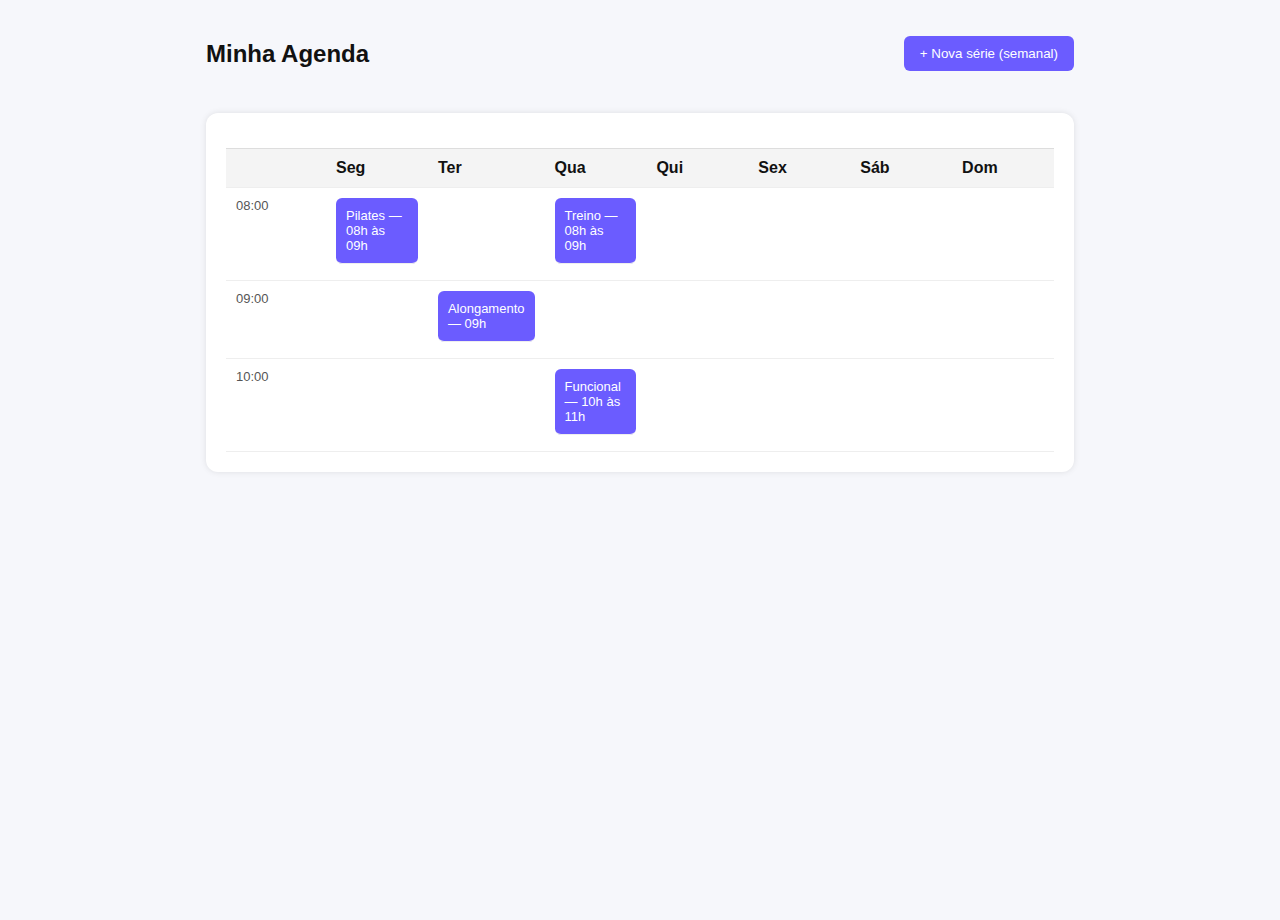
<file: agenda.html>
<!doctype html>
<html lang="pt-BR">
<head>
<meta charset="utf-8">
<title>Painel Tutor - Agenda (Protótipo)</title>

<link rel="stylesheet" href="standart.css">

<style>
/* --- ESTILO DO CALENDÁRIO FALSO --- */
.calendar-box {
  background: #fff;
  border-radius: 12px;
  padding: 20px;
  box-shadow: 0 0 6px rgba(0,0,0,0.1);
}

.week-grid {
  display: grid;
  grid-template-columns: 100px repeat(7, 1fr);
  border-top: 1px solid #ddd;
  margin-top: 15px;
}

.week-grid div {
  padding: 10px;
  border-bottom: 1px solid #eee;
}

.col-head {
  font-weight: bold;
  background: #f4f4f4;
  border-bottom: 2px solid #ccc;
}

.time-col {
  font-size: 13px;
  color: #555;
}

/* Eventos fake */
.event {
  background: #6b5cff;
  color: #fff;
  padding: 6px;
  border-radius: 6px;
  margin-bottom: 6px;
  cursor: pointer;
  font-size: 13px;
}

/* --- MODAL ESTÁTICO --- */
.modal-bg {
  position: fixed;
  inset: 0;
  backdrop-filter: blur(2px);
  background: rgba(0,0,0,0.55);
  display: none;
  justify-content: center;
  align-items: center;
  z-index: 99;
}

.modal-box {
  background: #fff;
  width: 420px;
  padding: 20px;
  border-radius: 12px;
}

.modal-box h3 {
  margin-bottom: 15px;
}

.modal-box label {
  font-size: 14px;
}

.modal-actions {
  margin-top: 15px;
  display: flex;
  justify-content: flex-end;
  gap: 10px;
}

.btn {
  padding: 10px 16px;
  border-radius: 6px;
  cursor: pointer;
  border: none;
}

.btn-primary {
  background: #6b5cff;
  color: #fff;
}

.btn-secondary {
  background: #ddd;
}

/* erro */
#error-box {
  background: #ffdddd;
  padding: 10px;
  margin-bottom: 10px;
  border-left: 4px solid #c33;
  display:none;
}
</style>
</head>

<body class="bg-light">

<div class="container-custom" style="max-width:900px; margin:20px auto;">

  <div style="display:flex; justify-content:space-between; align-items:center; margin-bottom:25px;">
    <h2>Minha Agenda</h2>
    <button id="btnOpenModal" class="btn btn-primary">+ Nova série (semanal)</button>
  </div>

  <!-- CALENDÁRIO FAKE -->
  <div class="calendar-box">
    <div class="week-grid">

      <div class="col-head"></div>
      <div class="col-head">Seg</div>
      <div class="col-head">Ter</div>
      <div class="col-head">Qua</div>
      <div class="col-head">Qui</div>
      <div class="col-head">Sex</div>
      <div class="col-head">Sáb</div>
      <div class="col-head">Dom</div>

      <!-- 8h -->
      <div class="time-col">08:00</div>
      <div><div class="event">Pilates — 08h às 09h</div></div>
      <div></div>
      <div><div class="event">Treino — 08h às 09h</div></div>
      <div></div>
      <div></div>
      <div></div>
      <div></div>

      <!-- 9h -->
      <div class="time-col">09:00</div>
      <div></div>
      <div><div class="event">Alongamento — 09h</div></div>
      <div></div>
      <div></div>
      <div></div>
      <div></div>
      <div></div>

      <!-- 10h -->
      <div class="time-col">10:00</div>
      <div></div>
      <div></div>
      <div><div class="event">Funcional — 10h às 11h</div></div>
      <div></div>
      <div></div>
      <div></div>
      <div></div>

    </div>
  </div>

</div>

<!-- MODAL (sem Bootstrap) -->
<div id="modal" class="modal-bg">
  <div class="modal-box">
    <h3>Criar série semanal</h3>

    <div id="error-box"></div>

    <label>Título</label>
    <input id="title" class="input" style="width:100%; margin-bottom:10px;">

    <label>Dia da semana</label>
    <select id="weekday" class="input" style="width:100%; margin-bottom:10px;">
      <option value="0">Segunda</option>
      <option value="1">Terça</option>
      <option value="2">Quarta</option>
      <option value="3">Quinta</option>
      <option value="4">Sexta</option>
      <option value="5">Sábado</option>
      <option value="6">Domingo</option>
    </select>

    <div style="display:flex; gap:10px;">
      <div style="flex:1;">
        <label>Início (HH:MM)</label>
        <input id="start_time" type="time" class="input" style="width:100%;">
      </div>
      <div style="flex:1;">
        <label>Término (HH:MM)</label>
        <input id="end_time" type="time" class="input" style="width:100%;">
      </div>
    </div>

    <div class="modal-actions">
      <button class="btn btn-secondary" id="closeModal">Fechar</button>
      <button class="btn btn-primary" id="saveSeries">Criar</button>
    </div>
  </div>
</div>

<script>
const modal = document.getElementById("modal");
document.getElementById("btnOpenModal").onclick = () => modal.style.display = "flex";
document.getElementById("closeModal").onclick = () => modal.style.display = "none";

document.getElementById("saveSeries").onclick = () => {
  const title = document.getElementById("title").value.trim();
  const start = document.getElementById("start_time").value;
  const end = document.getElementById("end_time").value;

  if (!title || !start || !end) {
    const box = document.getElementById("error-box");
    box.style.display = "block";
    box.innerText = "Preencha todos os campos obrigatórios.";
    return;
  }

  alert("Protótipo: Série criada com sucesso!\n(sem integração real)");
  modal.style.display = "none";
};
</script>

</body>
</html>
</file>
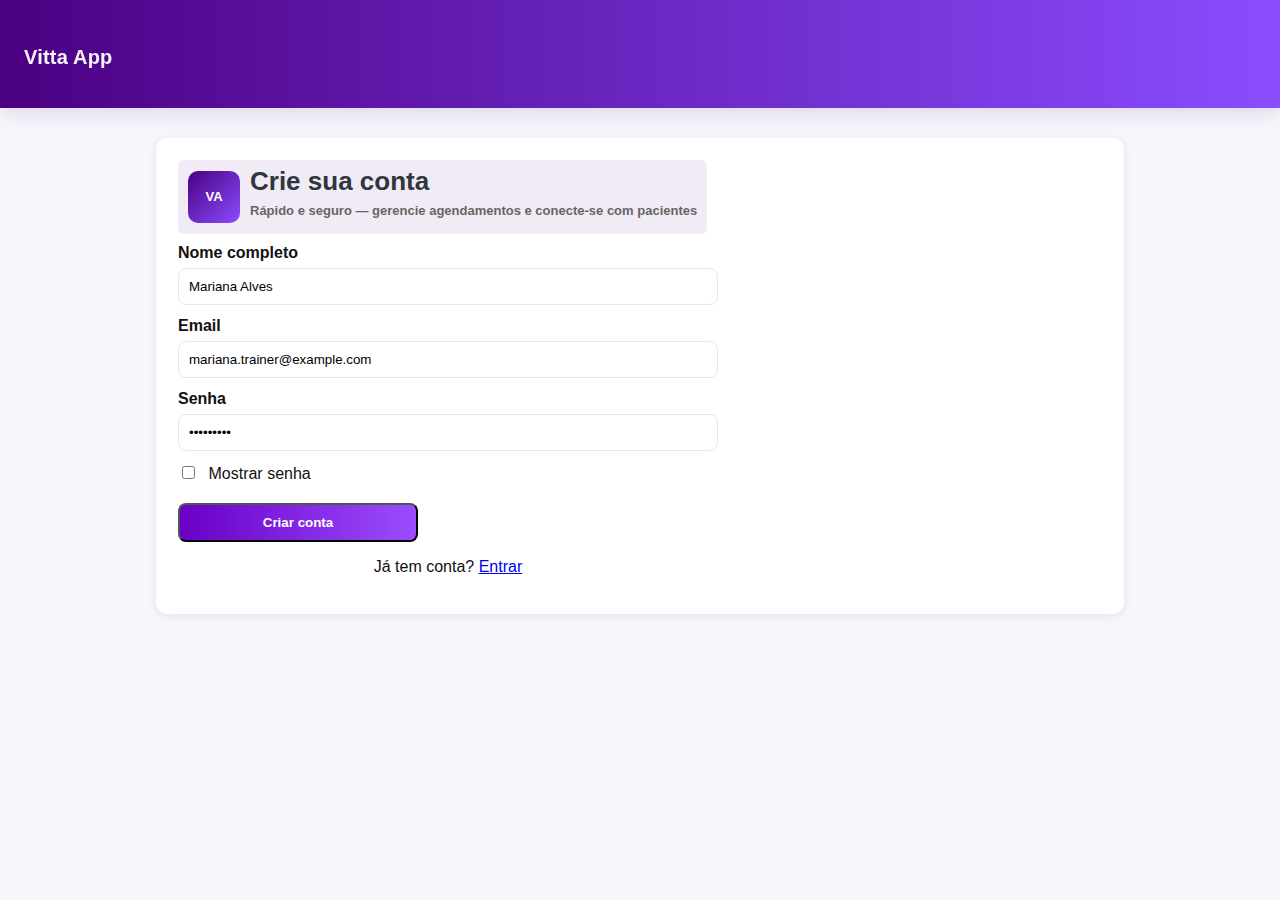
<file: cadastro.html>
<!DOCTYPE html>
<html lang="pt-BR">
<head>
  <meta charset="utf-8" />
  <meta name="viewport" content="width=device-width,initial-scale=1" />
  <title>Cadastro — Vitta App</title>
  <link rel="stylesheet" href="standart.css">
</head>
<body>

<header id="navbar" aria-hidden="true">
   <h1> <a style="color: rgba(255,255,255,0.95);text-decoration: none;" href="index.html">Vitta App</a></h1>
</header>

<main class="page-container" role="main">
  <div class="profile-card" aria-labelledby="cadastro-title">
    <div class="profile-main">
      <div class="meta-row" style="align-items:center; gap:12px; margin-bottom:10px;">
        <div class="badge-area" aria-hidden="true" style="display:inline-flex; align-items:center; gap:10px;">
          <div style="width:52px; height:52px; border-radius:10px; display:flex; align-items:center; justify-content:center; font-weight:800; color:#fff; background:linear-gradient(135deg,var(--primary),var(--accent));">VA</div>
          <div>
            <h2 id="cadastro-title">Crie sua conta</h2>
            <div class="sub">Rápido e seguro — gerencie agendamentos e conecte-se com pacientes</div>
          </div>
        </div>
      </div>

      <form id="cadastroForm" novalidate>
        <div class="input-box" style="margin-bottom:12px;">
          <label for="full_name" style="display:block;font-weight:700;margin-bottom:6px;">Nome completo</label>
          <input type="text" id="full_name" name="full_name" value="Mariana Alves" style="padding:10px;border-radius:8px;border:1px solid #e6e8ee;width:100%;">
          <div id="nome-erro" class="error-tooltip" aria-live="polite" style="color:crimson;margin-top:6px;"></div>
        </div>

        <div class="input-box" style="margin-bottom:12px;">
          <label for="email" style="display:block;font-weight:700;margin-bottom:6px;">Email</label>
          <input type="email" id="email" name="email" required autocomplete="email" value="mariana.trainer@example.com" style="padding:10px;border-radius:8px;border:1px solid #e6e8ee;width:100%;">
          <div id="email-erro" class="error-tooltip" aria-live="polite" style="color:crimson;margin-top:6px;"></div>
        </div>

        <div class="input-box" style="margin-bottom:12px;">
          <label for="password" style="display:block;font-weight:700;margin-bottom:6px;">Senha</label>
          <input type="password" id="password" name="password" required minlength="6" autocomplete="new-password" value="secret123" style="padding:10px;border-radius:8px;border:1px solid #e6e8ee;width:100%;">
          <div id="senha-erro" class="error-tooltip" aria-live="polite" style="color:crimson;margin-top:6px;"></div>
        </div>

        <div class="show-password-container" style="margin:10px 0;">
          <input type="checkbox" id="show-password">
          <label for="show-password" style="margin-left:6px;">Mostrar senha</label>
        </div>

        <button type="submit" class="book-btn" id="submit-btn" style="max-width:240px;margin-top:10px;">Criar conta</button>

        <div id="mensagem" class="empty" style="display:none; margin-top:12px;"></div>

        <div class="login-register" style="margin-top:12px; text-align:center;">
          <p class="no-break">Já tem conta? <a href="home.html">Entrar</a></p>
        </div>
      </form>

    </div>
  </div>
</main>

<script>
  (function () {
    const form = document.getElementById('cadastroForm');
    const pwd = document.getElementById('password');
    const show = document.getElementById('show-password');
    const mensagem = document.getElementById('mensagem');
    const submitBtn = document.getElementById('submit-btn');

    show.addEventListener('change', () => {
      pwd.type = show.checked ? 'text' : 'password';
    });

    form.addEventListener('submit', (e) => {
      e.preventDefault();
      mensagem.style.display = 'none';
      mensagem.textContent = '';

      let valid = true;
      const nome = document.getElementById('full_name').value || '';
      const email = document.getElementById('email').value || '';
      if (!nome.trim()) {
        document.getElementById('nome-erro').textContent = 'Informe seu nome';
        valid = false;
      } else {
        document.getElementById('nome-erro').textContent = '';
      }
      if (!email.trim() || !email.includes('@')) {
        document.getElementById('email-erro').textContent = 'Informe um email válido';
        valid = false;
      } else {
        document.getElementById('email-erro').textContent = '';
      }
      if ((pwd.value || '').length < 6) {
        document.getElementById('senha-erro').textContent = 'Senha deve ter pelo menos 6 caracteres';
        valid = false;
      } else {
        document.getElementById('senha-erro').textContent = '';
      }

      if (!valid) return;

      // simula envio
      submitBtn.disabled = true;
      submitBtn.textContent = 'Criando...';

      setTimeout(() => {
        submitBtn.disabled = false;
        submitBtn.textContent = 'Criar conta';
        mensagem.style.display = 'block';
        mensagem.textContent = 'Conta criada com sucesso — você será redirecionado para a Home.';
        mensagem.style.background = '#e7f9ef';
        mensagem.style.border = '1px solid #d1f0db';
        mensagem.style.color = '#065f46';
        // simula redirecionamento
      }, 900);
    });
  })();
</script>

</body>
</html>
</file>
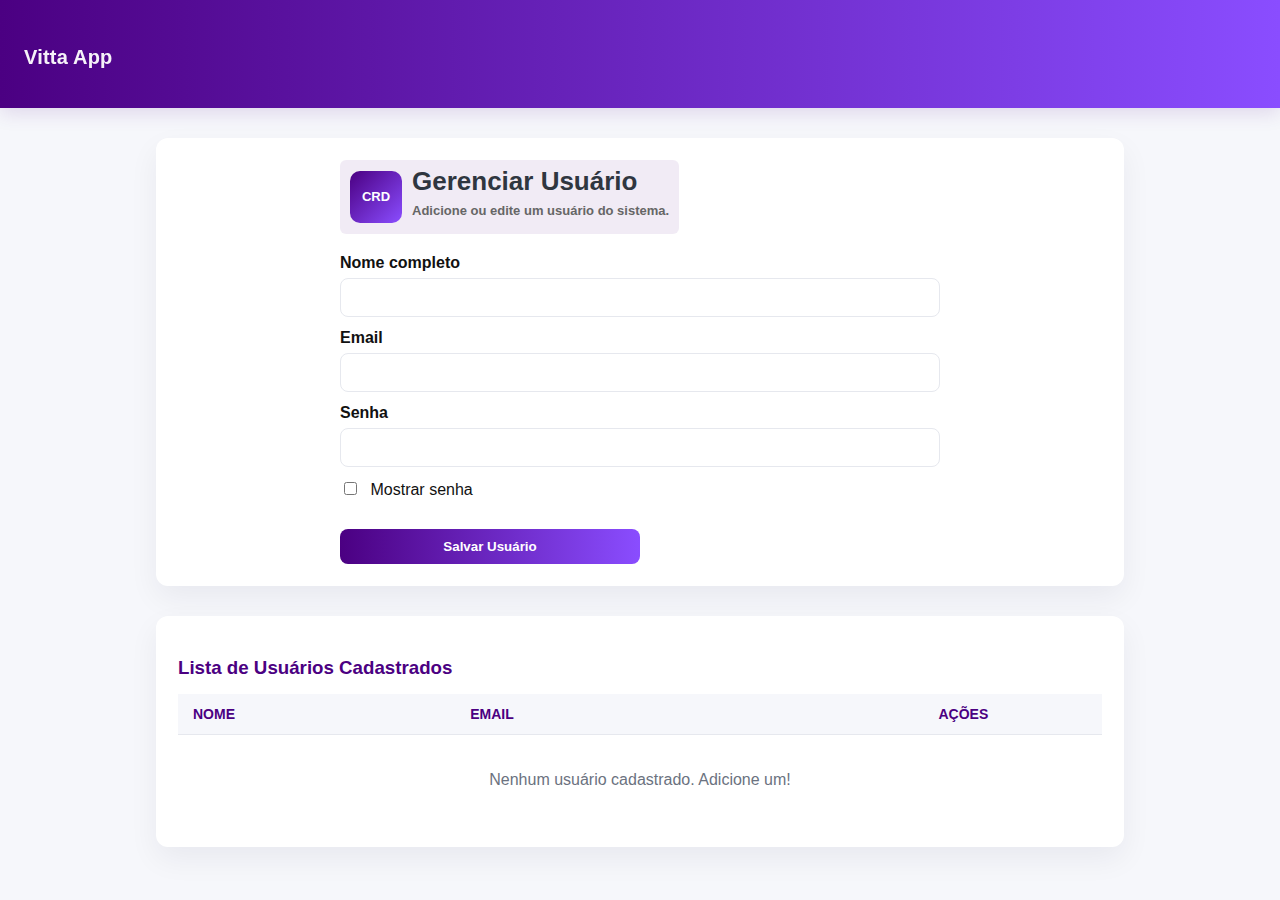
<file: cadastro_crud.html>
<!DOCTYPE html>
<html lang="pt-BR">
<head>
    <meta charset="utf-8" />
    <meta name="viewport" content="width=device-width,initial-scale=1" />
    <title>CRUD de Usuários — Seu App</title>
    
    <style>
        :root{
            --primary: #4b0082;
            --accent: #8a4dff;
            --muted: #6b7280;
            --bg: #f6f7fb;
            --card-bg: #ffffff;
            --radius: 12px;
            --shadow-md: 0 12px 30px rgba(22,22,44,0.06);
        }

        /* Reset / base */
        * { box-sizing: border-box; }
        html, body {
            height: 100%;
            margin: 0;
            font-family: "Segoe UI", Arial, sans-serif;
            background: var(--bg);
            color: #111;
            -webkit-font-smoothing: antialiased;
            -moz-osx-font-smoothing: grayscale;
        }

        /* NAVBAR (MANTIDO) */
        header{
            position: sticky;
            top: 0;
            z-index: 1000;
            display: flex;
            align-items: center;
            justify-content: space-between;
            gap: 16px;
            padding: 14px 24px;
            background: linear-gradient(90deg, var(--primary), var(--accent));
            color: #fff;
            box-shadow: 0 6px 18px rgba(75,0,130,0.12);
            backdrop-filter: blur(4px);
            transition: padding .22s ease, box-shadow .22s ease;
        }
        header h1 a {
            color: rgba(255,255,255,0.95);
            text-decoration: none;
            font-size: 20px;
            margin: 0;
            font-weight: 700;
            letter-spacing: 0.2px;
        }
        
        /* CONTAINER PRINCIPAL (MANTIDO) */
        .page-container {
            max-width: 1000px;
            margin: 30px auto;
            padding: 0 16px;
        }

        /* CARD PRINCIPAL (MANTIDO) */
        .profile-card {
            background: var(--card-bg);
            border-radius: var(--radius);
            padding: 22px;
            /* Usado para envolver o formulário e a lista separadamente */
            box-shadow: var(--shadow-md); 
            margin-bottom: 30px;
        }
        .profile-main {
            /* Adaptado para centralizar o formulário */
            max-width: 600px; 
            margin: 0 auto;
        }
        
        .profile-main h2 {
            margin: 0 0 6px 0;
            font-size: 26px;
            color: #2f3640;
        }
        .profile-main .sub { color: #666; margin-bottom: 10px; }

        .meta-row {
            display: flex;
            gap: 12px;
            flex-wrap: wrap;
            margin-bottom: 12px;
        }

        /* BADGE AREA - USADO NO CABEÇALHO DO FORMULÁRIO */
        .badge-area {
            background: rgba(75,0,130,0.08);
            color: #4b0082;
            padding: 6px 10px;
            border-radius: 6px;
            font-weight: 600;
            font-size: 13px;
        }

        /* BOOK BUTTON (PRIMÁRIO) */
        .book-btn {
            display: inline-block;
            width: 100%;
            text-align: center;
            background: linear-gradient(90deg, var(--primary), var(--accent));
            color: #fff;
            padding: 10px 14px;
            border-radius: 8px;
            text-decoration: none;
            font-weight: 700;
            border: none;
            cursor: pointer;
            transition: opacity 0.2s;
        }
        .book-btn:hover:not(:disabled) {
            opacity: 0.9;
        }
        .book-btn:disabled {
            background: #ccc;
            cursor: not-allowed;
        }

        /* ESTILOS DE INPUT (MANTIDOS E COMPLEMENTADOS) */
        .input-box input {
            padding: 10px;
            border-radius: 8px;
            border: 1px solid #e6e8ee;
            width: 100%;
            font-size: 15px;
            transition: border-color 0.2s;
        }
        .input-box input:focus {
            border-color: var(--primary);
            outline: none;
        }
        .error-tooltip {
            color: crimson;
            margin-top: 6px;
            font-size: 13px;
            font-weight: 600;
        }
        .input-box label {
            display: block;
            font-weight: 700;
            margin-bottom: 6px;
        }

        /* ESTILOS DE TABELA (Adaptado para o visual de card) */
        .user-table {
            width: 100%;
            border-collapse: separate;
            border-spacing: 0;
            margin-top: 15px;
        }

        .user-table th, .user-table td {
            padding: 12px 15px;
            text-align: left;
            border-bottom: 1px solid #e6e8ee;
        }

        .user-table th {
            background-color: var(--bg);
            color: var(--primary);
            font-weight: 800;
            text-transform: uppercase;
            font-size: 14px;
        }

        .user-table tr:hover {
            background-color: #fcfcfd;
        }

        /* BOTÕES DE AÇÃO NA TABELA */
        .action-btn {
            padding: 6px 10px;
            border: none;
            border-radius: 5px;
            cursor: pointer;
            font-size: 13px;
            margin-right: 5px;
            font-weight: 600;
        }

        .edit-btn {
            background-color: #ffc107; /* Amarelo */
            color: #333;
        }

        .delete-btn {
            background-color: #dc3545; /* Vermelho */
            color: white;
        }
    </style>
</head>
<body>
    
<header id="navbar" aria-hidden="true">
   <h1> <a style="color: rgba(255,255,255,0.95);text-decoration: none;" href="home.html">Vitta App</a></h1>
</header>

<main class="page-container" role="main">
    
    <div class="profile-card" aria-labelledby="cadastro-title">
        <div class="profile-main">
            <div class="meta-row" style="align-items:center; gap:12px; margin-bottom:20px;">
                <div class="badge-area" aria-hidden="true" style="display:inline-flex; align-items:center; gap:10px;">
                    <div style="width:52px; height:52px; border-radius:10px; display:flex; align-items:center; justify-content:center; font-weight:800; color:#fff; background:linear-gradient(135deg,var(--primary),var(--accent));">CRD</div>
                    <div>
                        <h2 id="cadastro-title">Gerenciar Usuário</h2>
                        <div class="sub" id="form-sub-title">Adicione ou edite um usuário do sistema.</div>
                    </div>
                </div>
            </div>

            <form id="cadastroForm" novalidate>
                <input type="hidden" id="editIndex" />
                
                <div class="input-box" style="margin-bottom:12px;">
                    <label for="full_name">Nome completo</label>
                    <input type="text" id="full_name" name="full_name" required>
                    <div id="nome-erro" class="error-tooltip" aria-live="polite"></div>
                </div>

                <div class="input-box" style="margin-bottom:12px;">
                    <label for="email">Email</label>
                    <input type="email" id="email" name="email" required autocomplete="email">
                    <div id="email-erro" class="error-tooltip" aria-live="polite"></div>
                </div>

                <div class="input-box" style="margin-bottom:12px;">
                    <label for="password">Senha</label>
                    <input type="password" id="password" name="password" required minlength="6" autocomplete="new-password">
                    <div id="senha-erro" class="error-tooltip" aria-live="polite"></div>
                </div>
                
                <div id="show-password-container" class="show-password-container" style="margin:10px 0;">
                    <input type="checkbox" id="show-password">
                    <label for="show-password" style="margin-left:6px;">Mostrar senha</label>
                </div>

                <button type="submit" class="book-btn" id="submit-btn" style="max-width:300px;margin-top:20px;">Salvar Usuário</button>
                <button type="button" class="book-btn" id="cancel-btn" style="max-width:200px;margin-top:10px; background:var(--muted); display:none;">Cancelar Edição</button>

                <div id="mensagem" style="display:none; margin-top:15px; padding:10px; border-radius:8px; text-align:center;"></div>
            </form>
        </div>
    </div>
    
    <div class="profile-card" id="listaUsuarios">
        <h3 style="color: var(--primary); margin-bottom: 15px;">Lista de Usuários Cadastrados</h3>
        <table class="user-table">
            <thead>
                <tr>
                    <th style="width: 30%;">Nome</th>
                    <th style="width: 40%;">Email</th>
                    <th style="text-align:center; width: 30%;">Ações</th>
                </tr>
            </thead>
            <tbody id="listaClientes">
                </tbody>
        </table>
        <p id="tabelaVazia" style="text-align: center; color: var(--muted); padding: 20px; display: none;">Nenhum usuário cadastrado. Adicione um!</p>
    </div>

</main>

<script>
    (function () {
        let usuarios = JSON.parse(localStorage.getItem("usuarios")) || [];

        const form = document.getElementById('cadastroForm');
        const editIndexInput = document.getElementById('editIndex');
        const nomeInput = document.getElementById('full_name');
        const emailInput = document.getElementById('email');
        const pwdInput = document.getElementById('password');
        const showCheckbox = document.getElementById('show-password');
        const showContainer = document.getElementById('show-password-container');
        const mensagemDiv = document.getElementById('mensagem');
        const submitBtn = document.getElementById('submit-btn');
        const cancelBtn = document.getElementById('cancel-btn');
        const tbody = document.getElementById("listaClientes");
        const formSubTitle = document.getElementById("form-sub-title");
        const tabelaVaziaMsg = document.getElementById("tabelaVazia");
        
        function atualizarTabela() {
            tbody.innerHTML = "";
            if (usuarios.length === 0) {
                tabelaVaziaMsg.style.display = 'block';
                return;
            } else {
                tabelaVaziaMsg.style.display = 'none';
            }

            usuarios.forEach((u, index) => {
                const row = tbody.insertRow();
                row.innerHTML = `
                    <td>${u.nome}</td>
                    <td>${u.email}</td>
                    <td style="text-align:center;">
                        <button class="action-btn edit-btn" onclick="editar(${index})">Editar</button>
                        <button class="action-btn delete-btn" onclick="excluir(${index})">Excluir</button>
                    </td>
                `;
            });
        }
        
        function resetForm() {
            form.reset();
            editIndexInput.value = "";
            submitBtn.textContent = 'Salvar Usuário';
            formSubTitle.textContent = 'Adicione ou edite um usuário do sistema.';
            cancelBtn.style.display = 'none';
            // Restaura campos de senha para criação
            pwdInput.required = true;
            pwdInput.style.display = 'block';
            showContainer.style.display = 'block';
            document.getElementById('senha-erro').textContent = '';
            // Limpa a mensagem de feedback
            mensagemDiv.style.display = 'none';
        }
        
        // Função de Edição (U do CRUD)
        window.editar = function(i) {
            const user = usuarios[i];
            
            editIndexInput.value = i;
            nomeInput.value = user.nome;
            emailInput.value = user.email;
            
            // Oculta campos de senha e define como não obrigatório para edição
            pwdInput.required = false;
            pwdInput.value = ''; 
            pwdInput.style.display = 'none';
            showContainer.style.display = 'none';
            
            submitBtn.textContent = 'Atualizar Usuário';
            formSubTitle.textContent = 'Editando informações do usuário: ' + user.nome;
            cancelBtn.style.display = 'inline-block';
            window.scrollTo({ top: 0, behavior: 'smooth' }); 
        }
        
        // Função de Exclusão (D do CRUD)
        window.excluir = function(i) {
            if (confirm(`Deseja deletar o usuário ${usuarios[i].nome}?`)) {
                usuarios.splice(i, 1);
                localStorage.setItem("usuarios", JSON.stringify(usuarios));
                atualizarTabela();
                mensagemDiv.style.display = 'block';
                mensagemDiv.textContent = 'Usuário excluído com sucesso.';
                mensagemDiv.style.background = '#f8d7da'; // light red background
                mensagemDiv.style.border = '1px solid #f5c6cb';
                mensagemDiv.style.color = '#721c24'; // dark red text
                resetForm();
            }
        }

        // Listener para Mostrar/Esconder Senha
        showCheckbox.addEventListener('change', () => {
            pwdInput.type = showCheckbox.checked ? 'text' : 'password';
        });

        // Listener do botão Cancelar Edição
        cancelBtn.addEventListener('click', () => {
            resetForm();
        });

        // Listener do Formulário (Create e Update)
        form.addEventListener('submit', (e) => {
            e.preventDefault();
            mensagemDiv.style.display = 'none';
            
            document.getElementById('nome-erro').textContent = '';
            document.getElementById('email-erro').textContent = '';
            document.getElementById('senha-erro').textContent = '';

            let valid = true;
            const nome = nomeInput.value || '';
            const email = emailInput.value || '';
            const index = editIndexInput.value;
            const isCreating = index === "";

            if (!nome.trim()) {
                document.getElementById('nome-erro').textContent = 'Informe o nome completo';
                valid = false;
            }
            if (!email.trim() || !email.includes('@') || email.length < 5) {
                document.getElementById('email-erro').textContent = 'Informe um email válido';
                valid = false;
            }
            
            if (isCreating && (pwdInput.value || '').length < 6) {
                document.getElementById('senha-erro').textContent = 'Senha deve ter pelo menos 6 caracteres';
                valid = false;
            }

            if (!valid) return;

            submitBtn.disabled = true;
            submitBtn.textContent = isCreating ? 'Criando...' : 'Atualizando...';

            setTimeout(() => {
                submitBtn.disabled = false;
                
                const novoUsuario = { nome, email };
                
                if (isCreating) {
                    novoUsuario.senha = pwdInput.value; 
                    usuarios.push(novoUsuario);
                    mensagemDiv.textContent = 'Usuário criado com sucesso!';
                } else {
                    novoUsuario.senha = usuarios[index].senha; 
                    usuarios[index] = novoUsuario;
                    mensagemDiv.textContent = 'Usuário atualizado com sucesso!';
                }

                localStorage.setItem("usuarios", JSON.stringify(usuarios));
                resetForm(); 
                atualizarTabela(); 
                
                // Exibe mensagem de sucesso
                mensagemDiv.style.display = 'block';
                mensagemDiv.style.background = '#e7f9ef'; // light green background
                mensagemDiv.style.border = '1px solid #d1f0db';
                mensagemDiv.style.color = '#065f46'; // dark green text
                
            }, 500);
        });

        atualizarTabela();
    })();
</script>

</body>
</html>
</file>
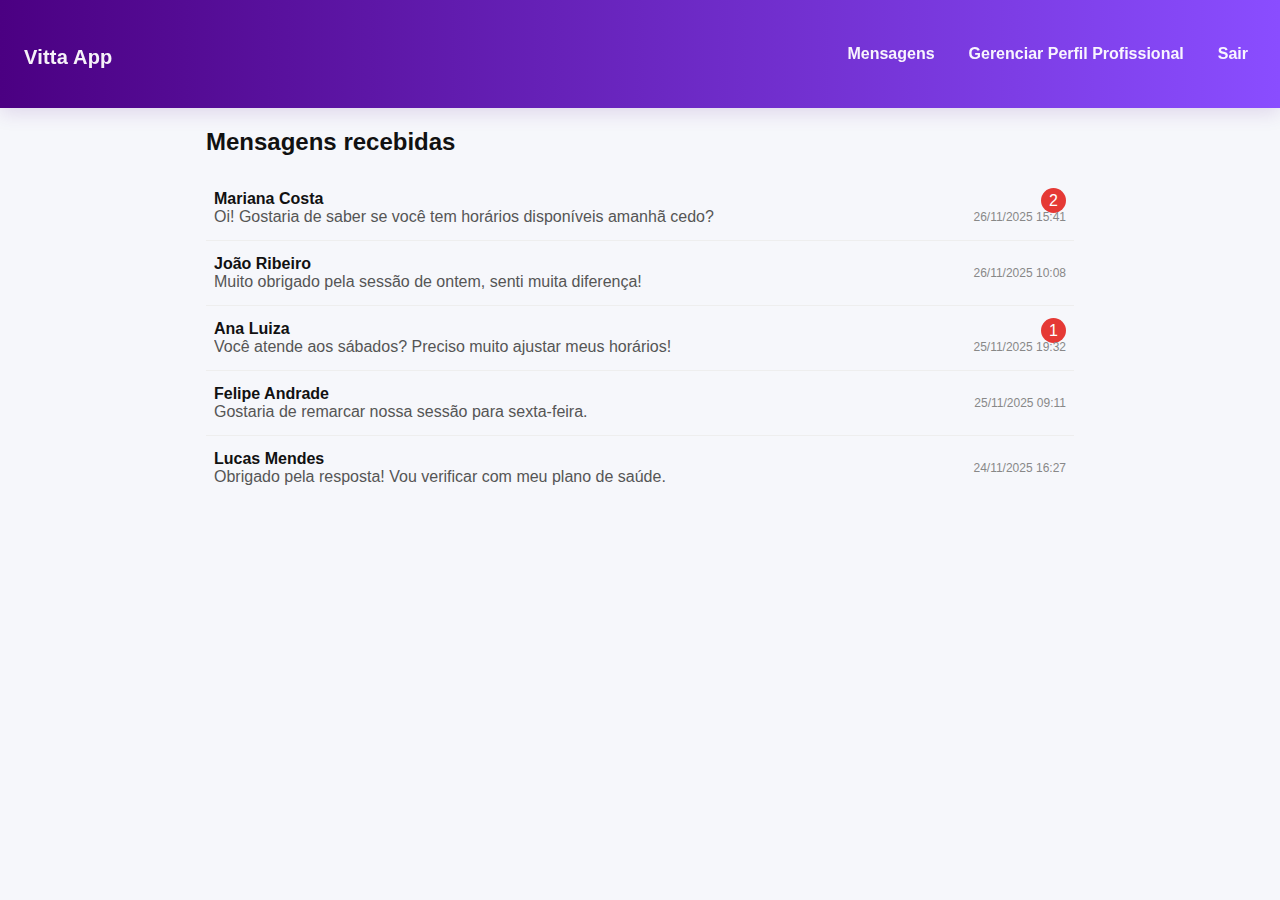
<file: inbox.html>
<!DOCTYPE html>
<html lang="pt-BR">
<head>
  <meta charset="utf-8">
  <title>Inbox - Mensagens recebidas</title>
  <link rel="stylesheet" href="standart.css">
</head>

<body>

<header id="navbar">
    <h1><a href="index.html">Vitta App</a></h1>

    <nav>
        <a href="inbox.html">Mensagens</a>
        <a href="perfil_profissional_form.html">Gerenciar Perfil Profissional</a>
        <a href="#">Sair</a>

        <div class="nav-search">
            <input type="text" placeholder="🔍 Buscar profissional...">
        </div>
    </nav>
</header>

<main class="container-custom" style="max-width:900px; margin:20px auto;">

    <h2>Mensagens recebidas</h2>

    <!-- LISTA ESTÁTICA DE CONVERSAS -->
    <ul style="list-style:none; padding:0; margin-top:18px;">

        <!-- ITEM 1 -->
        <li style="padding:14px 8px; border-bottom:1px solid #eee;">
            <a href="mensagem.html" style="text-decoration:none; color:inherit;">
                <div style="display:flex; justify-content:space-between; align-items:center;">
                    <div>
                        <strong>Mariana Costa</strong>
                        <div style="color:#555; white-space:nowrap; overflow:hidden; text-overflow:ellipsis; max-width:560px;">
                            Oi! Gostaria de saber se você tem horários disponíveis amanhã cedo?
                        </div>
                    </div>
                    <div style="text-align:right;">
                        <span style="background:#e53935;color:#fff;padding:4px 8px;border-radius:16px;">2</span>
                        <div style="color:#888; font-size:12px;">26/11/2025 15:41</div>
                    </div>
                </div>
            </a>
        </li>

        <!-- ITEM 2 -->
        <li style="padding:14px 8px; border-bottom:1px solid #eee;">
            <a href="mensagem.html" style="text-decoration:none; color:inherit;">
                <div style="display:flex; justify-content:space-between; align-items:center;">
                    <div>
                        <strong>João Ribeiro</strong>
                        <div style="color:#555; white-space:nowrap; overflow:hidden; text-overflow:ellipsis; max-width:560px;">
                            Muito obrigado pela sessão de ontem, senti muita diferença!
                        </div>
                    </div>
                    <div style="text-align:right;">
                        <div style="color:#888; font-size:12px;">26/11/2025 10:08</div>
                    </div>
                </div>
            </a>
        </li>

        <!-- ITEM 3 -->
        <li style="padding:14px 8px; border-bottom:1px solid #eee;">
            <a href="mensagem.html" style="text-decoration:none; color:inherit;">
                <div style="display:flex; justify-content:space-between; align-items:center;">
                    <div>
                        <strong>Ana Luiza</strong>
                        <div style="color:#555; white-space:nowrap; overflow:hidden; text-overflow:ellipsis; max-width:560px;">
                            Você atende aos sábados? Preciso muito ajustar meus horários!
                        </div>
                    </div>
                    <div style="text-align:right;">
                        <span style="background:#e53935;color:#fff;padding:4px 8px;border-radius:16px;">1</span>
                        <div style="color:#888; font-size:12px;">25/11/2025 19:32</div>
                    </div>
                </div>
            </a>
        </li>

        <!-- ITEM 4 -->
        <li style="padding:14px 8px; border-bottom:1px solid #eee;">
            <a href="mensagem.html" style="text-decoration:none; color:inherit;">
                <div style="display:flex; justify-content:space-between; align-items:center;">
                    <div>
                        <strong>Felipe Andrade</strong>
                        <div style="color:#555; white-space:nowrap; overflow:hidden; text-overflow:ellipsis; max-width:560px;">
                            Gostaria de remarcar nossa sessão para sexta-feira.
                        </div>
                    </div>
                    <div style="text-align:right;">
                        <div style="color:#888; font-size:12px;">25/11/2025 09:11</div>
                    </div>
                </div>
            </a>
        </li>

        <!-- ITEM 5 -->
        <li style="padding:14px 8px;">
            <a href="mensagem.html" style="text-decoration:none; color:inherit;">
                <div style="display:flex; justify-content:space-between; align-items:center;">
                    <div>
                        <strong>Lucas Mendes</strong>
                        <div style="color:#555; white-space:nowrap; overflow:hidden; text-overflow:ellipsis; max-width:560px;">
                            Obrigado pela resposta! Vou verificar com meu plano de saúde.
                        </div>
                    </div>
                    <div style="text-align:right;">
                        <div style="color:#888; font-size:12px;">24/11/2025 16:27</div>
                    </div>
                </div>
            </a>
        </li>

    </ul>
</main>

</body>
</html>
</file>
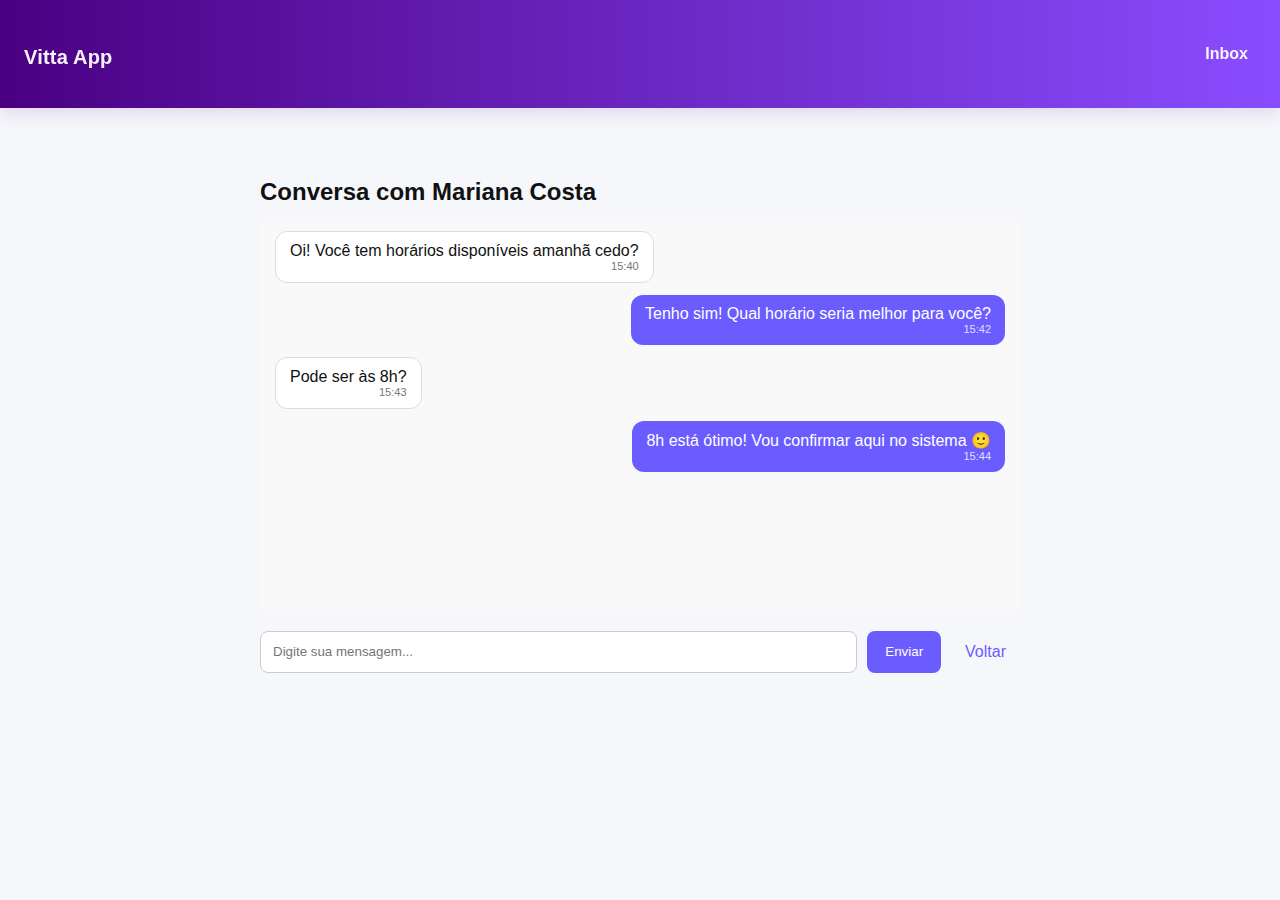
<file: mensagem.html>
<!DOCTYPE html>
<html lang="pt-BR">
<head>
    <meta charset="utf-8">
    <title>Conversa — Vitta App</title>
    <link rel="stylesheet" href="standart.css">
</head>

<body>

<header id="navbar">
    <h1>
        <a href="home.html" class="nav-title-link" style="color: rgba(255,255,255,0.95); text-decoration:none;">
            Vitta App
        </a>
    </h1>

    <nav>
        <a href="inbox.html">Inbox</a>
    </nav>
</header>

<main class="page-container">

    <div class="card chat-card" style="padding: 20px; max-width: 800px; margin: 0 auto;">

        <h2 class="chat-title" style="margin-bottom: 10px;">
            Conversa com Mariana Costa
        </h2>

        <!-- CHAT STATICO -->
        <div id="chat-history" class="chat-history" 
             style="
                background: #f9f9f9;
                height: 400px;
                border-radius: 10px;
                padding: 15px;
                overflow-y: auto;
                display: flex;
                flex-direction: column;
                gap: 12px;
             ">

            <!-- MENSAGEM RECEBIDA -->
            <div class="msg msg-recebida"
                 style="
                    align-self: flex-start;
                    background: #ffffff;
                    border: 1px solid #ddd;
                    padding: 10px 14px;
                    border-radius: 12px;
                    max-width: 70%;
                 ">
                Oi! Você tem horários disponíveis amanhã cedo?
                <div style="font-size:11px; text-align:right; color:#777;">15:40</div>
            </div>

            <!-- MENSAGEM ENVIADA -->
            <div class="msg msg-enviada"
                 style="
                    align-self: flex-end;
                    background: #6b5cff;
                    color: white;
                    padding: 10px 14px;
                    border-radius: 12px;
                    max-width: 70%;
                 ">
                Tenho sim! Qual horário seria melhor para você?
                <div style="font-size:11px; text-align:right; opacity:.8;">15:42</div>
            </div>

            <!-- RECEBIDA -->
            <div class="msg msg-recebida"
                 style="
                    align-self: flex-start;
                    background: #ffffff;
                    border: 1px solid #ddd;
                    padding: 10px 14px;
                    border-radius: 12px;
                    max-width: 70%;
                 ">
                Pode ser às 8h?
                <div style="font-size:11px; text-align:right; color:#777;">15:43</div>
            </div>

            <!-- ENVIADA -->
            <div class="msg msg-enviada"
                 style="
                    align-self: flex-end;
                    background: #6b5cff;
                    color: white;
                    padding: 10px 14px;
                    border-radius: 12px;
                    max-width: 70%;
                 ">
                8h está ótimo! Vou confirmar aqui no sistema 🙂
                <div style="font-size:11px; text-align:right; opacity:.8;">15:44</div>
            </div>

        </div>

        <!-- FORM -->
        <form id="chat-form" class="chat-form" style="margin-top:15px; display:flex; gap:10px;">
            <input type="text" id="mensagem" placeholder="Digite sua mensagem..."
                   style="
                        flex:1;
                        padding:12px;
                        border-radius:8px;
                        border:1px solid #ccc;
                        outline:none;
                   " />

            <button type="submit" 
                    class="btn btn-primary"
                    style="
                        background:#6b5cff;
                        border:none;
                        color:white;
                        padding:12px 18px;
                        border-radius:8px;
                        cursor:pointer;
                    ">
                Enviar
            </button>

            <a href="inbox.html"
               class="btn btn-link"
               style="
                    padding:12px 14px;
                    text-decoration:none;
                    color:#6b5cff;
               ">
               Voltar
            </a>
        </form>

    </div>
</main>

<script>
// Scroll automático ao carregar
const chatBox = document.getElementById("chat-history");
chatBox.scrollTop = chatBox.scrollHeight;

// Adiciona novas mensagens no protótipo
document.getElementById("chat-form").addEventListener("submit", function(e) {
    e.preventDefault();
    const input = document.getElementById("mensagem");
    const texto = input.value.trim();
    if (!texto) return;

    // cria mensagem enviada
    const msg = document.createElement("div");
    msg.style = `
        align-self: flex-end;
        background: #6b5cff;
        color: white;
        padding: 10px 14px;
        border-radius: 12px;
        max-width: 70%;
    `;
    msg.innerHTML = `
        ${texto}
        <div style="font-size:11px; text-align:right; opacity:.8;">Agora</div>
    `;

    chatBox.appendChild(msg);
    chatBox.scrollTop = chatBox.scrollHeight;
    input.value = "";
});
</script>

</body>
</html>
</file>
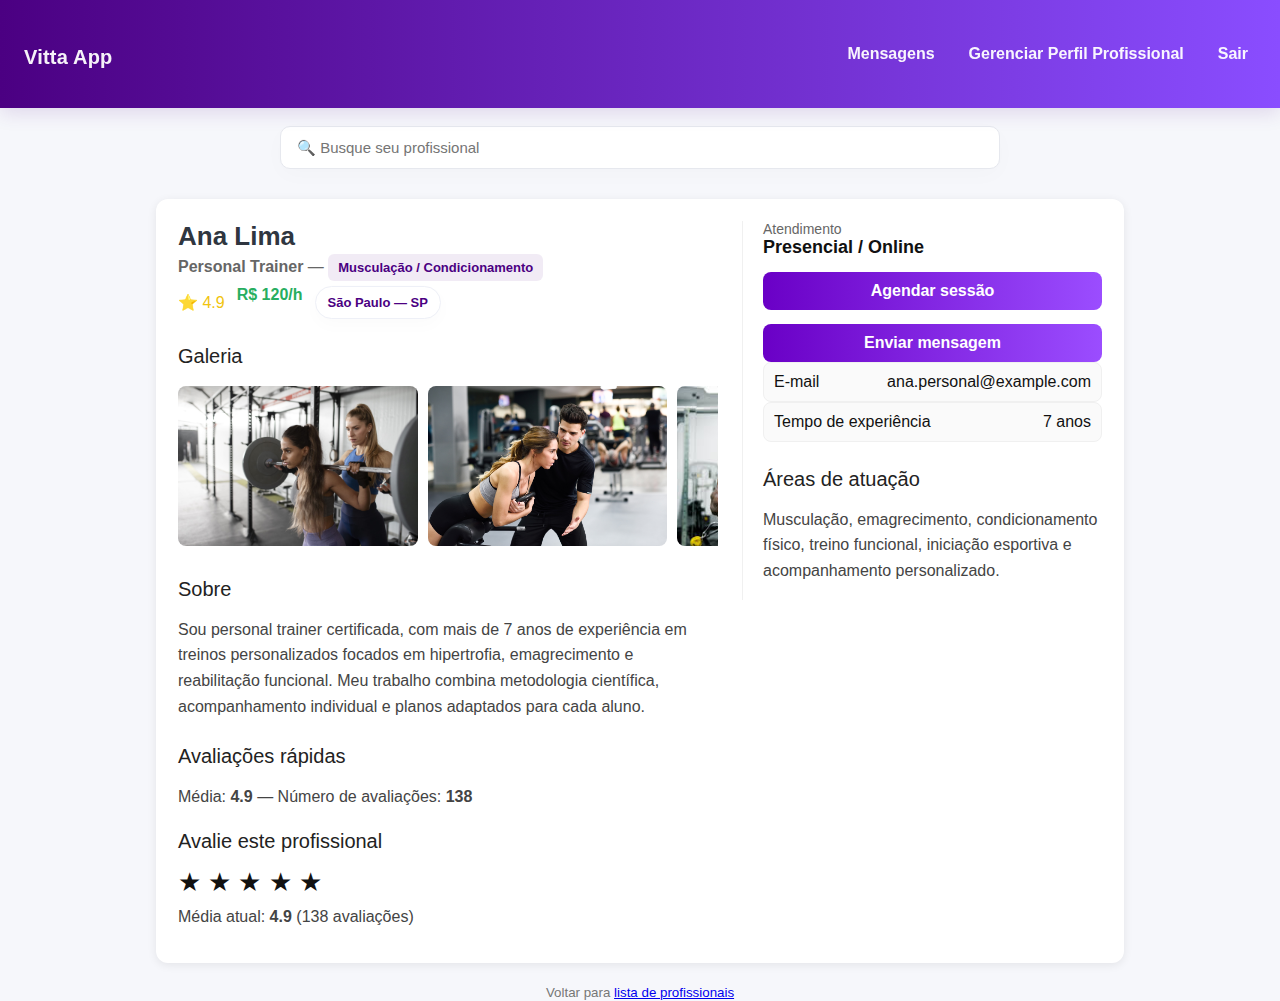
<file: perfil_detalhe.html>
<!DOCTYPE html>
<html lang="pt-BR">
<head>
    <meta charset="UTF-8">
    <title>Ana Lima — Personal Trainer</title>

    <!-- CSS original -->
    <link rel="stylesheet" href="standart.css">
</head>
<body>

<header id="navbar">
    <h1><a href="home.html">Vitta App</a></h1>

    <nav>
        <a href="inbox.html">Mensagens</a>
        <a href="perfil_profissional_form.html">Gerenciar Perfil Profissional</a>
        <a href="#">Sair</a>

        <div class="nav-search">
            <input type="text" placeholder="🔍 Buscar profissional...">
        </div>
    </nav>
</header>

<!-- Barra de busca -->
<div class="search-bar" id="mainSearch">
    <form>
        <input type="text" placeholder="🔍 Busque seu profissional">
    </form>
</div>

<div class="page-container">

    <div class="profile-card">

        <!-- LADO ESQUERDO -->
        <div class="profile-main">

            <h2>Ana Lima</h2>
            <div class="sub">
                <strong>Personal Trainer</strong> —
                <span class="badge-area">Musculação / Condicionamento</span>
            </div>

            <div class="meta-row">
                <div class="avaliacao">⭐ 4.9</div>
                <div class="price">R$ 120/h</div>
                <div class="chip">São Paulo — SP</div>
            </div>

            <!-- GALERIA -->
            <div class="section-title">Galeria</div>
            <div class="gallery">
                <img src="img/img1.jpg" alt="">
                <img src="img/img2.jpg" alt="">
                <img src="img/img3.jpg" alt="">
            </div>

            <!-- SOBRE -->
            <div class="section-title">Sobre</div>
            <p class="descricao">
                Sou personal trainer certificada, com mais de 7 anos de experiência em
                treinos personalizados focados em hipertrofia, emagrecimento e
                reabilitação funcional. Meu trabalho combina metodologia científica,
                acompanhamento individual e planos adaptados para cada aluno.
            </p>

            <!-- AVALIAÇÕES -->
            <div class="section-title">Avaliações rápidas</div>
            <p class="descricao">
                Média: <strong>4.9</strong> — Número de avaliações:
                <strong>138</strong>
            </p>

            <!-- BLOCO DE AVALIAÇÃO (agora estático) -->
            <div class="section-title" style="margin-top: 20px;">Avalie este profissional</div>

            <div id="ratingBox" style="font-size:26px; cursor:pointer; margin-bottom:10px;">
                ★ ★ ★ ★ ★
            </div>

            <div id="ratingResult" style="color:#444; margin-bottom:15px;">
                Média atual: <strong>4.9</strong> (138 avaliações)
            </div>

        </div>

        <!-- LADO DIREITO -->
        <aside class="profile-aside">

            <div>
                <div style="display:flex; justify-content:space-between; align-items:center;">
                    <div>
                        <div style="font-size:14px; color:#666;">Atendimento</div>
                        <div style="font-weight:700; font-size:18px;">Presencial / Online</div>
                    </div>
                </div>

                <div style="margin-top:14px;">
                    <a class="book-btn" href="agenda.html">Agendar sessão</a>
                </div>

                <div style="margin-top:14px;">
                    <a class="book-btn" href="mensagem.html">Enviar mensagem</a>
                </div>

                <div class="contact-item">
                    <div>E-mail</div>
                    <div>ana.personal@example.com</div>
                </div>

                <div class="contact-item">
                    <div>Tempo de experiência</div>
                    <div>7 anos</div>
                </div>
            </div>

            <div style="margin-top:18px;">
                <div class="section-title">Áreas de atuação</div>
                <p class="descricao">
                    Musculação, emagrecimento, condicionamento físico, treino funcional,
                    iniciação esportiva e acompanhamento personalizado.
                </p>
            </div>

        </aside>
    </div>

    <div style="text-align:center; margin-top:20px; color:#777;">
        <small>
            Voltar para <a href="home.html">lista de profissionais</a>
        </small>
    </div>
</div>

<script>
    const navbar = document.getElementById('navbar');
    const searchBar = document.getElementById('mainSearch');

    window.addEventListener('scroll', () => {
        if (window.scrollY > 80) {
            navbar.classList.add('shrink');
            searchBar.classList.add('hide');
        } else {
            navbar.classList.remove('shrink');
            searchBar.classList.remove('hide');
        }
    });
</script>

</body>
</html>
</file>
<file: standart.css>
:root{
    --primary: #4b0082;
    --accent: #8a4dff;
    --muted: #6b7280;
    --bg: #f6f7fb;
    --card-bg: #ffffff;
    --radius: 12px;
    --shadow-md: 0 12px 30px rgba(22,22,44,0.06);
}

/* Reset / base */
* { box-sizing: border-box; }
html, body {
    height: 100%;
    margin: 0;
    font-family: "Segoe UI", Arial, sans-serif;
    background: var(--bg);
    color: #111;
    -webkit-font-smoothing: antialiased;
    -moz-osx-font-smoothing: grayscale;
}

/* NAVBAR */
header{
    position: sticky;
    top: 0;
    z-index: 1000;
    display: flex;
    align-items: center;
    justify-content: space-between;
    gap: 16px;
    padding: 14px 24px;
    background: linear-gradient(90deg, var(--primary), var(--accent));
    color: #fff;
    box-shadow: 0 6px 18px rgba(75,0,130,0.12);
    backdrop-filter: blur(4px);
    transition: padding .22s ease, box-shadow .22s ease;
}
header h1 a {
    color: rgba(255,255,255,0.95);
    text-decoration: none;
    font-size: 20px;
    margin: 0;
    font-weight: 700;
    letter-spacing: 0.2px;
}
nav {
    display: flex;
    align-items: center;
    gap: 18px;
}
nav a {
    color: rgba(255,255,255,0.95);
    text-decoration: none;
    font-weight: 600;
    padding: 6px 8px;
    border-radius: 6px;
}
nav a:hover { background: rgba(255,255,255,0.06); color: #fff; }

/* header shrink state */
header.shrink {
    padding: 8px 18px;
    box-shadow: 0 8px 28px rgba(26,6,72,0.18);
}

/* search in navbar */
.nav-search { display: none; margin-left: 12px; }
.nav-search input {
    padding: 6px 10px;
    border-radius: 6px;
    border: none;
    font-size: 14px;
    width: 200px;
}
header.shrink .nav-search { display: block; }

/* Main search (shared for homepage/profile) */
.search-bar {
    margin: 18px auto;
    width: 88%;
    max-width: 720px;
    position: relative;
    transition: opacity 0.24s ease, transform 0.24s ease;
}
.search-bar form { display: flex; gap: 10px; }
.search-bar input {
    width: 100%;
    padding: 12px 16px;
    border-radius: 10px;
    border: 1px solid #e6e8ee;
    font-size: 15px;
    background: #fff;
    box-shadow: 0 6px 22px rgba(18,18,36,0.02);
}
/* alternate search-bar styles used in profile layout (kept compatible) */
.search-bar.alt { padding: 0; }
.search-bar.alt input {
    padding: 10px 40px 10px 15px;
    border-radius: 8px;
    border: 1px solid #ddd;
    background: #fff;
}
.search-bar.hide {
    opacity: 0;
    transform: translateY(-10px);
    pointer-events: none;
}

/* chips (single definition reused) */
.chips {
    display: flex;
    gap: 8px;
    flex-wrap: wrap;
    padding: 8px 24px 16px;
    max-width: 1200px;
    margin: 0 auto;
}
.chip {
    background: #fff;
    border: 1px solid #eef0f7;
    padding: 8px 12px;
    border-radius: 999px;
    color: var(--primary);
    font-weight: 700;
    text-decoration: none;
    font-size: 13px;
    box-shadow: 0 6px 18px rgba(15,15,30,0.02);
}
.chip.active {
    background: linear-gradient(90deg, var(--primary), var(--accent));
    color: #fff;
    border: 0;
    box-shadow: 0 12px 30px rgba(75,0,130,0.10);
}

/* container and section title (single definition) */
.container-custom {
    max-width: 1200px;
    margin: 18px auto 56px;
    padding: 0 16px;
}
.section-title {
    font-size: 20px;
    color: #222;
    margin: 26px 0 14px;
    display: flex;
    align-items: center;
    gap: 12px;
}

/* cards grid */
.row-cards {
    display: grid;
    grid-template-columns: repeat(4, 1fr);
    gap: 10px;
}
@media (max-width: 1100px) { .row-cards { grid-template-columns: repeat(3, 1fr); } }
@media (max-width: 820px)  { .row-cards { grid-template-columns: repeat(2, 1fr); } }
@media (max-width: 480px)  { .row-cards { grid-template-columns: 1fr; } }

.card-prof {
    background: var(--card-bg);
    border-radius: 12px;
    overflow: hidden;
    text-decoration: none;
    color: inherit;
    display: flex;
    flex-direction: column;
    height: 100%;
    border: 1px solid #f1f3f8;
    transition: transform .18s ease, box-shadow .18s ease;
}
.card-prof:hover {
    transform: translateY(-8px);
    box-shadow: 0 22px 48px rgba(20,20,50,0.08);
}
.card-media {
    width: 100%;
    height: 200px;
    object-fit: cover;
    display: block;
    background: #eaeef6;
}
.card-body {
    padding: 14px;
    display: flex;
    flex-direction: column;
    gap: 8px;
    flex: 1;
    text-align: left;
}
.card-body h5 {
    font-size: 16px;
    margin: 0;
    font-weight: 700;
    color: #0f1724;
}
.card-body p { margin: 0; color: var(--muted); font-size: 13px; }
.card-footer {
    display: flex;
    justify-content: space-between;
    align-items: center;
    margin-top: auto;
    gap: 8px;
}
.area {
    color: var(--primary);
    font-weight: 700;
    font-size: 12px;
    background: rgba(75,0,130,0.06);
    padding: 6px 8px;
    border-radius: 999px;
}
.valor { color: #16a34a; font-weight: 800; font-size: 14px; }

/* responsive card helper for bootstrap grid compatibility */
.d-flex-card { display: flex; }

/* pagination center */
.pagination-center { display: flex; justify-content: center; margin-top: 20px; gap: 8px; }

/* empty state */
.empty {
    text-align: center;
    padding: 24px;
    color: var(--muted);
    background: #fff;
    border: 1px dashed #e9edf7;
    border-radius: 10px;
}

/* Page content / profile-specific layout */
.page-container {
    max-width: 1000px;
    margin: 30px auto;
    padding: 0 16px;
}

.profile-card {
    background: #fff;
    border-radius: 12px;
    padding: 22px;
    box-shadow: 0 2px 10px rgba(0,0,0,0.08);
    display: grid;
    grid-template-columns: 1fr 360px;
    gap: 24px;
    align-items: start;
}
@media (max-width: 900px) { .profile-card { grid-template-columns: 1fr; } }

.profile-main h2 {
    margin: 0 0 6px 0;
    font-size: 26px;
    color: #2f3640;
}
.profile-main .sub { color: #666; margin-bottom: 10px; }

.meta-row {
    display: flex;
    gap: 12px;
    flex-wrap: wrap;
    margin-bottom: 12px;
}

.avaliacao {
    color: #f1c40f;
    font-size: 16px;
    display: flex;
    align-items: center;
    gap: 8px;
}
.price {
    color: #27ae60;
    font-weight: 700;
    font-size: 16px;
}

.profile-aside {
    border-left: 1px solid #f0f0f0;
    padding-left: 20px;
}
@media (max-width: 900px) {
    .profile-aside {
        border-left: none;
        padding-left: 0;
        margin-top: 12px;
    }
}

/* booking button */
.book-btn {
    display: inline-block;
    width: 100%;
    text-align: center;
    background: linear-gradient(90deg, #6a00c6, #9b4dff);
    color: #fff;
    padding: 10px 14px;
    border-radius: 8px;
    text-decoration: none;
    font-weight: 700;
}

/* gallery */
.gallery {
    display: flex;
    gap: 10px;
    overflow-x: auto;
    margin: 18px 0;
    padding-bottom: 6px;
}
.gallery img {
    height: 160px;
    border-radius: 8px;
    object-fit: cover;
}


/* description */
.descricao { color: #444; line-height: 1.6; }

/* small visual tweaks */
.badge-area {
    background: rgba(75,0,130,0.08);
    color: #4b0082;
    padding: 6px 10px;
    border-radius: 6px;
    font-weight: 600;
    font-size: 13px;
}

.contact-list {
    display: flex;
    flex-direction: column;
    gap: 10px;
    margin-top: 14px;
}
.contact-item {
    display: flex;
    justify-content: space-between;
    align-items: center;
    gap: 12px;
    background: #fafafa;
    padding: 10px;
    border-radius: 8px;
    border: 1px solid #f0f0f0;
}
html, body, p, span, h1, h2, h3, h4, h5, h6 {
  white-space: normal !important;
  overflow-wrap: break-word;
  word-wrap: break-word;
}

.card-body,
.profile-main,
.profile-aside,
.contact-item,
.d-flex-card,
.row-cards > * {
  min-width: 0;
}

.break-words,
.card-body p,
.descricao,
.profile-main h2,
.contact-item {
  overflow-wrap: anywhere;   /* força quebra em qualquer ponto, moderno */
  word-break: break-word;    /* fallback, amplamente suportado */
}

.no-break { white-space: nowrap; overflow: hidden; text-overflow: ellipsis; }
/* Container do menu */
.user-menu {
    position: relative;
    display: inline-block;
    margin-left: 20px;
}

/* Botão redondo */
.circle-btn {
    width: 38px;
    height: 38px;
    background: white;
    color: #4b0082;
    border-radius: 50%;
    display: flex;
    align-items: center;
    justify-content: center;
    font-size: 20px;
    cursor: pointer;
    transition: 0.2s ease;
}

.circle-btn:hover {
    transform: scale(1.1);
    background: #f0f0f0;
}

/* Dropdown */
.dropdown {
    display: none;
    position: absolute;
    right: 0;
    margin-top: 10px;
    background: white;
    padding: 12px;
    border-radius: 10px;
    min-width: 220px;
    box-shadow: 0 8px 20px rgba(0,0,0,0.18);
    z-index: 20;
}

.dropdown a {
    display: block;
    padding: 10px 0;
    color: #333;
    text-decoration: none;
    font-size: 15px;
}

.dropdown a:hover {
    color: #4b0082;
}

/* Mostrar dropdown ao clicar */
.user-menu.active .dropdown {
    display: block;
}
</file>
